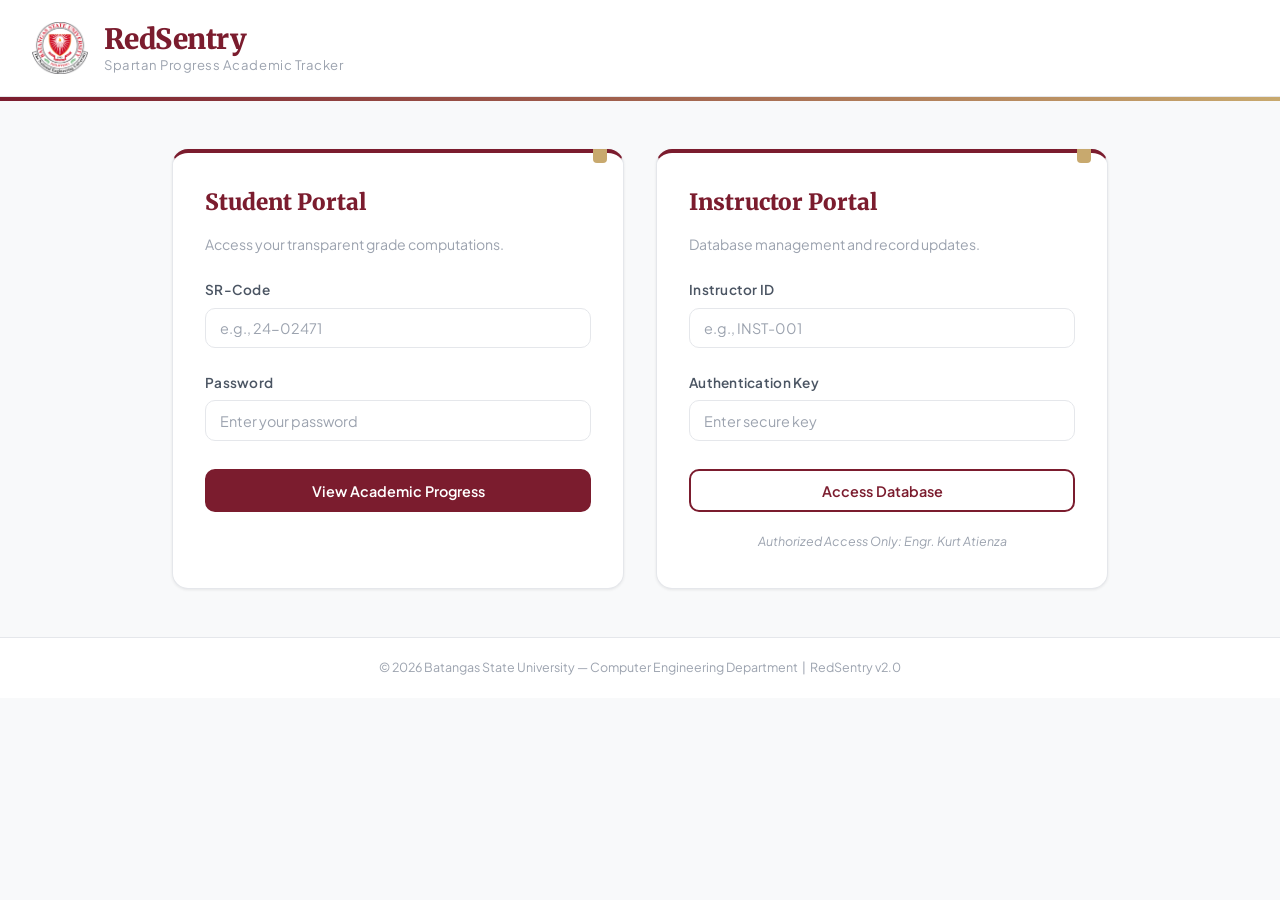
<file: CpEE401_Finals-main/frontend/index.html>
<!DOCTYPE html>
<html lang="en">

<head>
  <meta charset="UTF-8" />
  <meta name="viewport" content="width=device-width, initial-scale=1.0" />
  <title>RedSentry: Spartan Progress Academic Tracker</title>
  <link rel="stylesheet" href="../css/style.css" />
  <style>
    /* ── Login-page-specific styles ── */
    body {
      background: var(--gray-50);
    }

    .login-page {
      min-height: 100vh;
      display: flex;
      flex-direction: column;
    }

    /* Header */
    .login-header {
      background: var(--white);
      border-bottom: 1px solid var(--gray-200);
      padding: 1.25rem 2rem;
      display: flex;
      align-items: center;
      gap: 1rem;
    }

    .login-header img {
      width: 56px;
      height: 56px;
      object-fit: contain;
    }

    .login-header-text {
      line-height: 1.25;
    }

    .login-header-text .site-name {
      font-family: 'Merriweather', serif;
      font-size: 1.75rem;
      font-weight: 900;
      color: var(--maroon);
      letter-spacing: -.02em;
    }

    .login-header-text .site-sub {
      font-size: .82rem;
      color: var(--gray-400);
      letter-spacing: .04em;
    }

    /* Divider under header */
    .header-accent {
      height: 4px;
      background: linear-gradient(to right, var(--maroon), var(--gold));
    }

    /* Portal grid */
    .portal-grid {
      flex: 1;
      display: grid;
      grid-template-columns: 1fr 1fr;
      gap: 2rem;
      padding: 3rem 2rem;
      max-width: 1000px;
      width: 100%;
      margin: 0 auto;
    }

    .portal-card {
      background: var(--white);
      border: 1.5px solid var(--gray-200);
      border-top: 4px solid var(--maroon);
      border-radius: var(--radius-lg);
      padding: 2rem 2rem 2.25rem;
      display: flex;
      flex-direction: column;
      gap: 1rem;
      box-shadow: var(--shadow-sm);
      transition: box-shadow var(--transition), transform var(--transition);
      position: relative;
    }

    .portal-card:hover {
      box-shadow: var(--shadow-lg);
      transform: translateY(-2px);
    }

    /* Gold corner accent */
    .portal-card::after {
      content: '';
      position: absolute;
      top: -4px;
      right: 16px;
      width: 14px;
      height: 14px;
      background: var(--gold);
      border-radius: 0 0 4px 4px;
    }

    .portal-title {
      font-family: 'Merriweather', serif;
      font-size: 1.4rem;
      font-weight: 900;
      color: var(--maroon);
    }

    .portal-desc {
      font-size: .88rem;
      color: var(--gray-400);
      margin-top: -.25rem;
    }

    .portal-card .form-group {
      margin-top: .5rem;
    }

    .portal-card .btn {
      margin-top: .75rem;
    }

    /* Instructor note */
    .auth-note {
      font-size: .78rem;
      color: var(--gray-400);
      text-align: center;
      margin-top: .25rem;
      font-style: italic;
    }

    /* Error message */
    .login-error {
      font-size: .82rem;
      color: var(--red);
      background: var(--red-bg);
      padding: .55rem .85rem;
      border-radius: 6px;
      display: none;
    }

    .login-error.show {
      display: block;
    }

    /* Footer */
    .login-footer {
      text-align: center;
      padding: 1.25rem;
      font-size: .78rem;
      color: var(--gray-400);
      border-top: 1px solid var(--gray-200);
      background: var(--white);
    }

    @media (max-width: 640px) {
      .portal-grid {
        grid-template-columns: 1fr;
        padding: 1.5rem 1rem;
      }

      .login-header {
        padding: 1rem;
      }

      .login-header-text .site-name {
        font-size: 1.3rem;
      }
    }
  </style>
</head>

<body>

  <!-- ── HEADER ─────────────────────────────────────────── -->
  <div class="login-header">
    <img src="../BSU_logo.png" alt="BSU Logo" onerror="this.src=''; this.style.display='none'" />
    <div class="login-header-text">
      <div class="site-name">RedSentry</div>
      <div class="site-sub">Spartan Progress Academic Tracker</div>
    </div>
  </div>
  <div class="header-accent"></div>

  <!-- ── PORTAL CARDS ───────────────────────────────────── -->
  <div class="portal-grid">

    <!-- Student Portal -->
    <div class="portal-card">
      <div class="portal-title">Student Portal</div>
      <p class="portal-desc">Access your transparent grade computations.</p>

      <div id="student-error" class="login-error"></div>

      <div class="form-group">
        <label for="student-id">SR-Code</label>
        <input type="text" id="student-id" placeholder="e.g., 24-02471" autocomplete="username" />
      </div>

      <div class="form-group">
        <label for="student-pass">Password</label>
        <input type="password" id="student-pass" placeholder="Enter your password" autocomplete="current-password" />
      </div>

      <button class="btn btn-primary btn-full" id="student-login-btn" onclick="handleStudentLogin()">
        View Academic Progress
      </button>
    </div>

    <!-- Instructor Portal -->
    <div class="portal-card">
      <div class="portal-title">Instructor Portal</div>
      <p class="portal-desc">Database management and record updates.</p>

      <div id="instructor-error" class="login-error"></div>

      <div class="form-group">
        <label for="instructor-id">Instructor ID</label>
        <input type="text" id="instructor-id" placeholder="e.g., INST-001" autocomplete="username" />
      </div>

      <div class="form-group">
        <label for="instructor-pass">Authentication Key</label>
        <input type="password" id="instructor-pass" placeholder="Enter secure key" autocomplete="current-password" />
      </div>

      <button class="btn btn-outline btn-full" id="instructor-login-btn" onclick="handleInstructorLogin()">
        Access Database
      </button>

      <p class="auth-note">Authorized Access Only: Engr. Kurt Atienza</p>
    </div>

  </div>

  <!-- ── FOOTER ─────────────────────────────────────────── -->
  <div class="login-footer">
    © 2026 Batangas State University — Computer Engineering Department &nbsp;|&nbsp;
    RedSentry v2.0
  </div>

  <!-- Toast container -->
  <div id="toast-container"></div>

  <script src="../js/login.js"></script>
</body>

</html>
</file>
<file: CpEE401_Finals-main/css/style.css>
/* ═══════════════════════════════════════════════
   RedSentry — Spartan Progress Academic Tracker
   Batangas State University  |  Global Styles
   ═══════════════════════════════════════════════ */

@import url('https://fonts.googleapis.com/css2?family=Plus+Jakarta+Sans:ital,wght@0,300;0,400;0,500;0,600;0,700;0,800;1,400&family=Merriweather:wght@700;900&display=swap');

/* ── Variables ─────────────────────────────── */
:root {
  --maroon:        #7b1c2e;
  --maroon-dark:   #5a1220;
  --maroon-light:  #9e2a40;
  --maroon-pale:   #f9f0f2;
  --gold:          #c8a96e;
  --gold-light:    #e8d5a8;
  --white:         #ffffff;
  --gray-50:       #f8f9fa;
  --gray-100:      #f1f3f4;
  --gray-200:      #e5e7eb;
  --gray-400:      #9ca3af;
  --gray-600:      #4b5563;
  --gray-800:      #1f2937;
  --green:         #16a34a;
  --green-bg:      #dcfce7;
  --red:           #dc2626;
  --red-bg:        #fee2e2;
  --yellow:        #d97706;
  --yellow-bg:     #fef3c7;
  --shadow-sm:     0 1px 3px rgba(0,0,0,.08);
  --shadow-md:     0 4px 12px rgba(0,0,0,.10);
  --shadow-lg:     0 8px 24px rgba(0,0,0,.12);
  --radius:        10px;
  --radius-lg:     16px;
  --transition:    .2s ease;
}

/* ── Reset ─────────────────────────────────── */
*, *::before, *::after { box-sizing: border-box; margin: 0; padding: 0; }
html { scroll-behavior: smooth; }
body {
  font-family: 'Plus Jakarta Sans', sans-serif;
  background: var(--gray-50);
  color: var(--gray-800);
  min-height: 100vh;
  font-size: 15px;
  line-height: 1.6;
}

/* ── Typography ────────────────────────────── */
h1, h2, h3, h4 {
  font-family: 'Merriweather', serif;
  color: var(--maroon-dark);
  line-height: 1.3;
}
h1 { font-size: 2rem; }
h2 { font-size: 1.5rem; }
h3 { font-size: 1.2rem; }
h4 { font-size: 1rem; }
p  { color: var(--gray-600); }

/* ── Utility ───────────────────────────────── */
.hidden   { display: none !important; }
.flex     { display: flex; }
.flex-col { display: flex; flex-direction: column; }
.items-center  { align-items: center; }
.justify-between { justify-content: space-between; }
.gap-1  { gap: .5rem; }
.gap-2  { gap: 1rem; }
.gap-3  { gap: 1.5rem; }
.mt-1 { margin-top: .5rem; }
.mt-2 { margin-top: 1rem; }
.mt-3 { margin-top: 1.5rem; }
.text-sm { font-size: .85rem; }
.text-xs { font-size: .75rem; }
.bold    { font-weight: 700; }
.maroon  { color: var(--maroon); }

/* ── Button ────────────────────────────────── */
.btn {
  display: inline-flex;
  align-items: center;
  justify-content: center;
  gap: .5rem;
  padding: .65rem 1.4rem;
  font-family: 'Plus Jakarta Sans', sans-serif;
  font-size: .9rem;
  font-weight: 600;
  border: 2px solid transparent;
  border-radius: var(--radius);
  cursor: pointer;
  transition: all var(--transition);
  text-decoration: none;
  white-space: nowrap;
}
.btn-primary {
  background: var(--maroon);
  color: var(--white);
  border-color: var(--maroon);
}
.btn-primary:hover {
  background: var(--maroon-dark);
  border-color: var(--maroon-dark);
  transform: translateY(-1px);
  box-shadow: var(--shadow-md);
}
.btn-outline {
  background: transparent;
  color: var(--maroon);
  border-color: var(--maroon);
}
.btn-outline:hover {
  background: var(--maroon-pale);
}
.btn-ghost {
  background: transparent;
  color: var(--gray-600);
  border-color: transparent;
}
.btn-ghost:hover { background: var(--gray-100); }
.btn-full { width: 100%; }
.btn-sm   { padding: .4rem .9rem; font-size: .82rem; }
.btn-danger { background: var(--red); color: #fff; border-color: var(--red); }
.btn-danger:hover { background: #b91c1c; }

/* ── Form ──────────────────────────────────── */
.form-group { display: flex; flex-direction: column; gap: .4rem; }
.form-group label {
  font-size: .85rem;
  font-weight: 600;
  color: var(--gray-600);
  letter-spacing: .02em;
}
.form-group input,
.form-group select {
  padding: .65rem .9rem;
  border: 1.5px solid var(--gray-200);
  border-radius: var(--radius);
  font-family: 'Plus Jakarta Sans', sans-serif;
  font-size: .9rem;
  color: var(--gray-800);
  background: var(--white);
  transition: border-color var(--transition), box-shadow var(--transition);
  outline: none;
}
.form-group input:focus,
.form-group select:focus {
  border-color: var(--maroon);
  box-shadow: 0 0 0 3px rgba(123,28,46,.12);
}
.form-group input::placeholder { color: var(--gray-400); }

/* ── Card ──────────────────────────────────── */
.card {
  background: var(--white);
  border-radius: var(--radius-lg);
  box-shadow: var(--shadow-sm);
  border: 1px solid var(--gray-200);
  overflow: hidden;
}
.card-header {
  padding: 1.25rem 1.5rem;
  border-bottom: 1px solid var(--gray-100);
  display: flex;
  align-items: center;
  justify-content: space-between;
  gap: 1rem;
}
.card-body  { padding: 1.5rem; }
.card-maroon-top { border-top: 4px solid var(--maroon); }

/* ── Badge ─────────────────────────────────── */
.badge {
  display: inline-flex;
  align-items: center;
  padding: .2rem .65rem;
  border-radius: 20px;
  font-size: .75rem;
  font-weight: 700;
  letter-spacing: .04em;
  text-transform: uppercase;
}
.badge-passed  { background: var(--green-bg);  color: var(--green); }
.badge-failed  { background: var(--red-bg);    color: var(--red); }
.badge-good    { background: var(--green-bg);  color: var(--green); }
.badge-warning { background: var(--yellow-bg); color: var(--yellow); }
.badge-dropped { background: var(--red-bg);    color: var(--red); }
.badge-pending { background: var(--gray-100);  color: var(--gray-400); }

/* ── Progress bar ──────────────────────────── */
.progress-bar {
  width: 100%;
  height: 8px;
  background: var(--gray-200);
  border-radius: 99px;
  overflow: hidden;
}
.progress-fill {
  height: 100%;
  border-radius: 99px;
  background: var(--maroon);
  transition: width .6s ease;
}
.progress-fill.warn { background: var(--yellow); }
.progress-fill.bad  { background: var(--red); }

/* ── Top Navbar ────────────────────────────── */
.navbar {
  background: var(--maroon-dark);
  color: var(--white);
  padding: .85rem 2rem;
  display: flex;
  align-items: center;
  justify-content: space-between;
  box-shadow: 0 2px 8px rgba(0,0,0,.2);
  position: sticky;
  top: 0;
  z-index: 100;
}
.navbar-brand {
  display: flex;
  align-items: center;
  gap: .85rem;
  text-decoration: none;
}
.navbar-brand img { width: 40px; height: 40px; object-fit: contain; }
.navbar-logo-text { line-height: 1.2; }
.navbar-logo-text .brand-name {
  font-family: 'Merriweather', serif;
  font-size: 1.2rem;
  font-weight: 900;
  color: var(--white);
  letter-spacing: -.01em;
}
.navbar-logo-text .brand-sub {
  font-size: .7rem;
  color: var(--gold-light);
  letter-spacing: .05em;
  text-transform: uppercase;
}
.navbar-right {
  display: flex;
  align-items: center;
  gap: .75rem;
}
.navbar-user {
  font-size: .85rem;
  color: var(--gold-light);
  font-weight: 500;
}

/* ── Sidebar Layout ────────────────────────── */
.dashboard-layout {
  display: flex;
  min-height: calc(100vh - 64px);
}
.sidebar {
  width: 240px;
  min-width: 240px;
  background: var(--white);
  border-right: 1px solid var(--gray-200);
  padding: 1.5rem 0;
  display: flex;
  flex-direction: column;
  gap: .25rem;
}
.sidebar-section-label {
  padding: .5rem 1.25rem;
  font-size: .7rem;
  font-weight: 700;
  color: var(--gray-400);
  letter-spacing: .1em;
  text-transform: uppercase;
}
.sidebar-link {
  display: flex;
  align-items: center;
  gap: .75rem;
  padding: .7rem 1.25rem;
  font-size: .88rem;
  font-weight: 500;
  color: var(--gray-600);
  cursor: pointer;
  border-left: 3px solid transparent;
  transition: all var(--transition);
  text-decoration: none;
}
.sidebar-link:hover { background: var(--maroon-pale); color: var(--maroon); }
.sidebar-link.active {
  background: var(--maroon-pale);
  color: var(--maroon);
  border-left-color: var(--maroon);
  font-weight: 700;
}
.sidebar-icon { width: 18px; text-align: center; font-size: 1rem; }

/* ── Main Content ──────────────────────────── */
.main-content {
  flex: 1;
  padding: 2rem;
  overflow-y: auto;
  max-width: 1100px;
}

/* ── Page Header ───────────────────────────── */
.page-header { margin-bottom: 1.75rem; }
.page-header h2 { font-size: 1.4rem; }
.page-header p  { font-size: .88rem; margin-top: .25rem; }

/* ── Stats Row ─────────────────────────────── */
.stats-row {
  display: grid;
  grid-template-columns: repeat(auto-fit, minmax(160px, 1fr));
  gap: 1rem;
  margin-bottom: 2rem;
}
.stat-card {
  background: var(--white);
  border: 1px solid var(--gray-200);
  border-radius: var(--radius-lg);
  padding: 1.25rem;
  display: flex;
  flex-direction: column;
  gap: .35rem;
}
.stat-card .stat-label {
  font-size: .75rem;
  font-weight: 700;
  color: var(--gray-400);
  text-transform: uppercase;
  letter-spacing: .06em;
}
.stat-card .stat-value {
  font-family: 'Merriweather', serif;
  font-size: 1.6rem;
  font-weight: 900;
  color: var(--maroon);
  line-height: 1;
}
.stat-card .stat-sub { font-size: .78rem; color: var(--gray-400); }

/* ── Table ─────────────────────────────────── */
.table-wrap { overflow-x: auto; }
table {
  width: 100%;
  border-collapse: collapse;
  font-size: .88rem;
}
thead tr { background: var(--gray-50); }
thead th {
  padding: .75rem 1rem;
  font-size: .75rem;
  font-weight: 700;
  color: var(--gray-400);
  text-transform: uppercase;
  letter-spacing: .07em;
  text-align: left;
  border-bottom: 2px solid var(--gray-200);
  white-space: nowrap;
}
tbody tr {
  border-bottom: 1px solid var(--gray-100);
  transition: background var(--transition);
}
tbody tr:hover { background: var(--gray-50); }
tbody td {
  padding: .8rem 1rem;
  color: var(--gray-600);
  vertical-align: middle;
}
tbody td strong { color: var(--gray-800); }
.grade-input {
  width: 70px;
  padding: .3rem .5rem;
  border: 1.5px solid var(--gray-200);
  border-radius: 6px;
  font-size: .88rem;
  text-align: center;
  transition: border-color var(--transition);
}
.grade-input:focus { border-color: var(--maroon); outline: none; }

/* ── Modal ─────────────────────────────────── */
.modal-overlay {
  position: fixed; inset: 0;
  background: rgba(0,0,0,.45);
  backdrop-filter: blur(3px);
  z-index: 500;
  display: flex;
  align-items: center;
  justify-content: center;
  padding: 1rem;
  animation: fadeIn .2s ease;
}
.modal {
  background: var(--white);
  border-radius: var(--radius-lg);
  width: 100%;
  max-width: 540px;
  box-shadow: var(--shadow-lg);
  animation: slideUp .25s ease;
  overflow: hidden;
}
.modal-header {
  padding: 1.25rem 1.5rem;
  border-bottom: 1px solid var(--gray-100);
  display: flex;
  align-items: center;
  justify-content: space-between;
}
.modal-header h3 { font-size: 1.1rem; }
.modal-body    { padding: 1.5rem; display: flex; flex-direction: column; gap: 1rem; }
.modal-footer  {
  padding: 1rem 1.5rem;
  border-top: 1px solid var(--gray-100);
  display: flex;
  justify-content: flex-end;
  gap: .75rem;
}
.modal-close {
  background: none; border: none;
  font-size: 1.3rem; cursor: pointer;
  color: var(--gray-400); line-height: 1;
}
.modal-close:hover { color: var(--gray-800); }

/* ── Alert ─────────────────────────────────── */
.alert {
  padding: .85rem 1rem;
  border-radius: var(--radius);
  font-size: .88rem;
  font-weight: 500;
  display: flex;
  align-items: center;
  gap: .65rem;
}
.alert-error   { background: var(--red-bg);    color: var(--red); }
.alert-success { background: var(--green-bg);  color: var(--green); }
.alert-info    { background: var(--maroon-pale); color: var(--maroon); }

/* ── Computation breakdown ─────────────────── */
.comp-row {
  display: flex;
  align-items: center;
  justify-content: space-between;
  padding: .75rem 1rem;
  border-bottom: 1px solid var(--gray-100);
  font-size: .9rem;
}
.comp-row:last-child { border-bottom: none; }
.comp-row .comp-label { color: var(--gray-600); }
.comp-row .comp-val   { font-weight: 700; color: var(--gray-800); }
.comp-row .comp-weighted { color: var(--maroon); font-weight: 700; }
.comp-total {
  background: var(--maroon);
  color: var(--white);
  border-radius: 0 0 var(--radius-lg) var(--radius-lg);
  padding: 1rem 1.25rem;
  display: flex;
  justify-content: space-between;
  align-items: center;
  font-weight: 700;
}
.comp-total .total-grade { font-family: 'Merriweather', serif; font-size: 1.6rem; }

/* ── Animations ────────────────────────────── */
@keyframes fadeIn   { from { opacity: 0; }             to { opacity: 1; } }
@keyframes slideUp  { from { transform: translateY(20px); opacity:0; } to { transform:none; opacity:1; } }
@keyframes fadeInUp { from { transform: translateY(12px); opacity:0; } to { transform:none; opacity:1; } }
.animate-in { animation: fadeInUp .3s ease forwards; }

/* ── Toast ─────────────────────────────────── */
#toast-container {
  position: fixed;
  top: 1.25rem;
  right: 1.25rem;
  z-index: 9999;
  display: flex;
  flex-direction: column;
  gap: .5rem;
}
.toast {
  padding: .85rem 1.25rem;
  background: var(--gray-800);
  color: #fff;
  border-radius: var(--radius);
  font-size: .88rem;
  font-weight: 500;
  box-shadow: var(--shadow-lg);
  animation: slideUp .25s ease;
  min-width: 240px;
}
.toast.success { background: var(--green); }
.toast.error   { background: var(--red); }

/* ── Loading ───────────────────────────────── */
.loading {
  display: flex;
  align-items: center;
  justify-content: center;
  gap: .75rem;
  padding: 2.5rem;
  color: var(--gray-400);
  font-size: .9rem;
}
.spinner {
  width: 22px; height: 22px;
  border: 3px solid var(--gray-200);
  border-top-color: var(--maroon);
  border-radius: 50%;
  animation: spin .7s linear infinite;
}
@keyframes spin { to { transform: rotate(360deg); } }

/* ── Empty State ───────────────────────────── */
.empty-state {
  text-align: center;
  padding: 3rem 1.5rem;
  color: var(--gray-400);
}
.empty-state .empty-icon { font-size: 2.5rem; margin-bottom: .75rem; }
.empty-state p { font-size: .9rem; }

/* ── Responsive ────────────────────────────── */
@media (max-width: 768px) {
  .dashboard-layout { flex-direction: column; }
  .sidebar { width: 100%; min-width: auto; flex-direction: row; flex-wrap: wrap; padding: .5rem; border-right: none; border-bottom: 1px solid var(--gray-200); }
  .sidebar-link { padding: .5rem .75rem; border-left: none; border-bottom: 3px solid transparent; font-size: .8rem; }
  .sidebar-link.active { border-left-color: transparent; border-bottom-color: var(--maroon); }
  .sidebar-section-label { display: none; }
  .main-content { padding: 1rem; }
  .stats-row { grid-template-columns: repeat(2, 1fr); }
}
</file>
